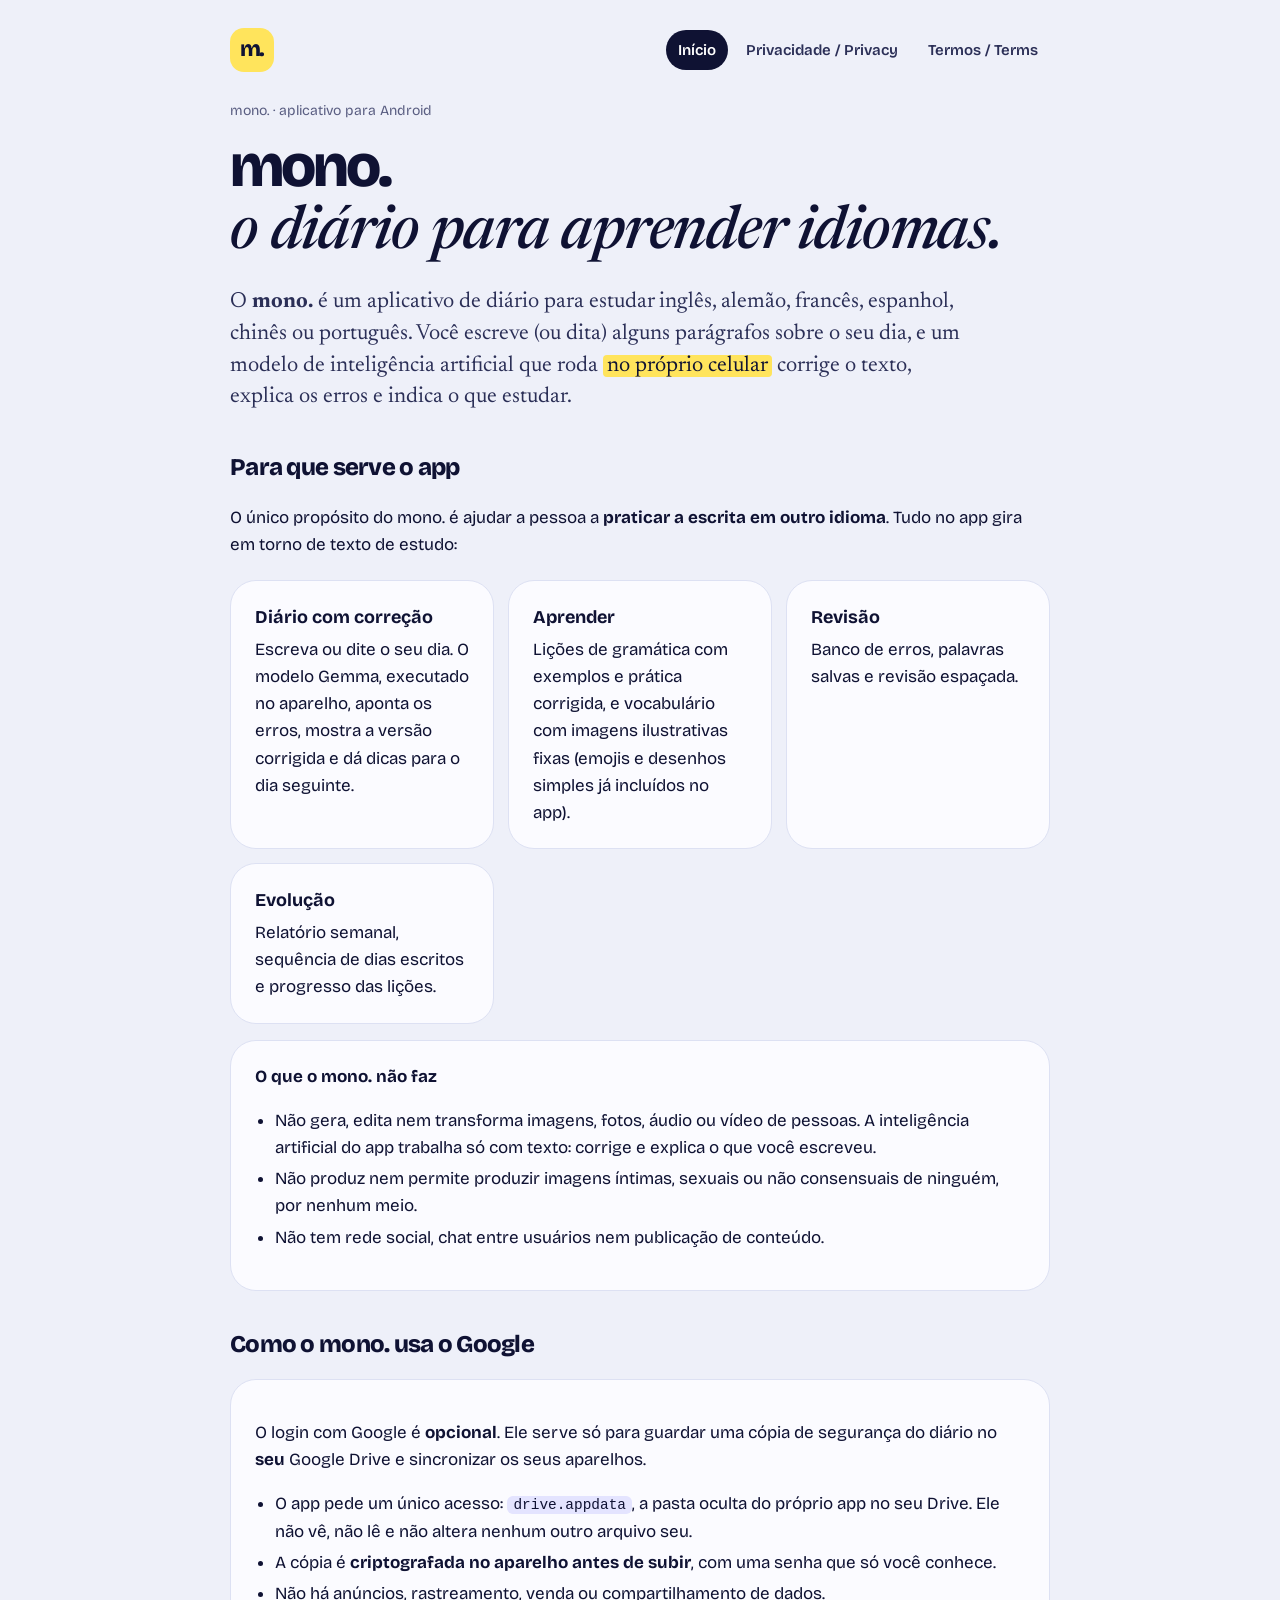
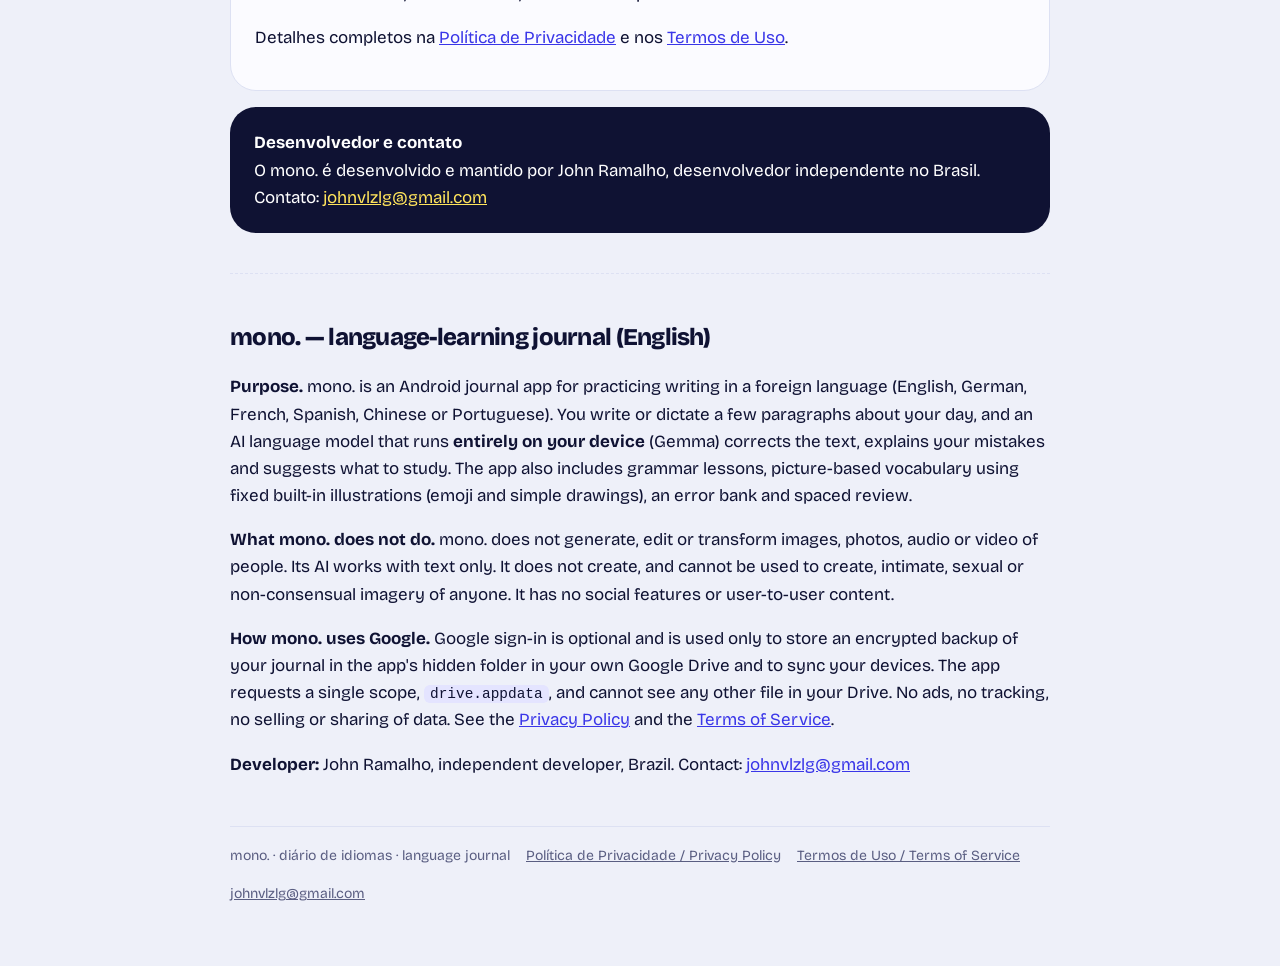
<file: index.html>
<!doctype html>
<html lang="pt-BR">
<head>
<meta charset="utf-8">
<meta name="google-site-verification" content="KrFs0eqabBYTJktM5FBpyhpd_qzh3mR7Fe65DcXL_Aw" />
<meta name="viewport" content="width=device-width,initial-scale=1">
<title>mono. · diário de idiomas · language-learning journal</title>
<meta name="application-name" content="mono.">
<meta property="og:site_name" content="mono.">
<meta name="description" content="mono. is a language-learning journal app for Android with on-device AI correction. mono. é um diário para praticar idiomas com correção por IA no próprio celular.">
<link rel="stylesheet" href="estilo.css">
</head>
<body>
<div class="wrap">
<header class="top">
  <a class="logo" href="index.html" aria-label="mono. início">m.</a>
  <nav>
    <a href="index.html" aria-current="page">Início</a>
    <a href="privacidade.html">Privacidade / Privacy</a>
    <a href="termos.html">Termos / Terms</a>
  </nav>
</header>
<main>
<p class="meta">mono. · aplicativo para Android</p>
<h1>mono.<br><em>o diário para aprender idiomas.</em></h1>
<p class="lead">O <b>mono.</b> é um aplicativo de diário para estudar inglês, alemão, francês, espanhol, chinês ou português. Você escreve (ou dita) alguns parágrafos sobre o seu dia, e um modelo de inteligência artificial que roda <mark>no próprio celular</mark> corrige o texto, explica os erros e indica o que estudar.</p>

<h2>Para que serve o app</h2>
<p>O único propósito do mono. é ajudar a pessoa a <b>praticar a escrita em outro idioma</b>. Tudo no app gira em torno de texto de estudo:</p>
<div class="grid">
  <div class="card"><b>Diário com correção</b>Escreva ou dite o seu dia. O modelo Gemma, executado no aparelho, aponta os erros, mostra a versão corrigida e dá dicas para o dia seguinte.</div>
  <div class="card"><b>Aprender</b>Lições de gramática com exemplos e prática corrigida, e vocabulário com imagens ilustrativas fixas (emojis e desenhos simples já incluídos no app).</div>
  <div class="card"><b>Revisão</b>Banco de erros, palavras salvas e revisão espaçada.</div>
  <div class="card"><b>Evolução</b>Relatório semanal, sequência de dias escritos e progresso das lições.</div>
</div>
<div class="card">
<b>O que o mono. não faz</b>
<ul>
  <li>Não gera, edita nem transforma imagens, fotos, áudio ou vídeo de pessoas. A inteligência artificial do app trabalha só com texto: corrige e explica o que você escreveu.</li>
  <li>Não produz nem permite produzir imagens íntimas, sexuais ou não consensuais de ninguém, por nenhum meio.</li>
  <li>Não tem rede social, chat entre usuários nem publicação de conteúdo.</li>
</ul>
</div>

<h2>Como o mono. usa o Google</h2>
<div class="card">
<p>O login com Google é <b>opcional</b>. Ele serve só para guardar uma cópia de segurança do diário no <b>seu</b> Google Drive e sincronizar os seus aparelhos.</p>
<ul>
  <li>O app pede um único acesso: <code>drive.appdata</code>, a pasta oculta do próprio app no seu Drive. Ele não vê, não lê e não altera nenhum outro arquivo seu.</li>
  <li>A cópia é <b>criptografada no aparelho antes de subir</b>, com uma senha que só você conhece.</li>
  <li>Não há anúncios, rastreamento, venda ou compartilhamento de dados.</li>
</ul>
<p>Detalhes completos na <a href="privacidade.html">Política de Privacidade</a> e nos <a href="termos.html">Termos de Uso</a>.</p>
</div>

<div class="card dark">
<b>Desenvolvedor e contato</b><br>O mono. é desenvolvido e mantido por John Ramalho, desenvolvedor independente no Brasil. Contato: <a href="mailto:johnvlzlg@gmail.com">johnvlzlg@gmail.com</a>
</div>

<section class="en" lang="en">
<h2>mono. — language-learning journal (English)</h2>
<p><b>Purpose.</b> mono. is an Android journal app for practicing writing in a foreign language (English, German, French, Spanish, Chinese or Portuguese). You write or dictate a few paragraphs about your day, and an AI language model that runs <b>entirely on your device</b> (Gemma) corrects the text, explains your mistakes and suggests what to study. The app also includes grammar lessons, picture-based vocabulary using fixed built-in illustrations (emoji and simple drawings), an error bank and spaced review.</p>
<p><b>What mono. does not do.</b> mono. does not generate, edit or transform images, photos, audio or video of people. Its AI works with text only. It does not create, and cannot be used to create, intimate, sexual or non-consensual imagery of anyone. It has no social features or user-to-user content.</p>
<p><b>How mono. uses Google.</b> Google sign-in is optional and is used only to store an encrypted backup of your journal in the app's hidden folder in your own Google Drive and to sync your devices. The app requests a single scope, <code>drive.appdata</code>, and cannot see any other file in your Drive. No ads, no tracking, no selling or sharing of data. See the <a href="privacidade.html#en">Privacy Policy</a> and the <a href="termos.html#en">Terms of Service</a>.</p>
<p><b>Developer:</b> John Ramalho, independent developer, Brazil. Contact: <a href="mailto:johnvlzlg@gmail.com">johnvlzlg@gmail.com</a></p>
</section>
</main>
<footer>
  <span>mono. · diário de idiomas · language journal</span>
  <a href="privacidade.html">Política de Privacidade / Privacy Policy</a>
  <a href="termos.html">Termos de Uso / Terms of Service</a>
  <a href="mailto:johnvlzlg@gmail.com">johnvlzlg@gmail.com</a>
</footer>
</div>
</body>
</html>
</file>
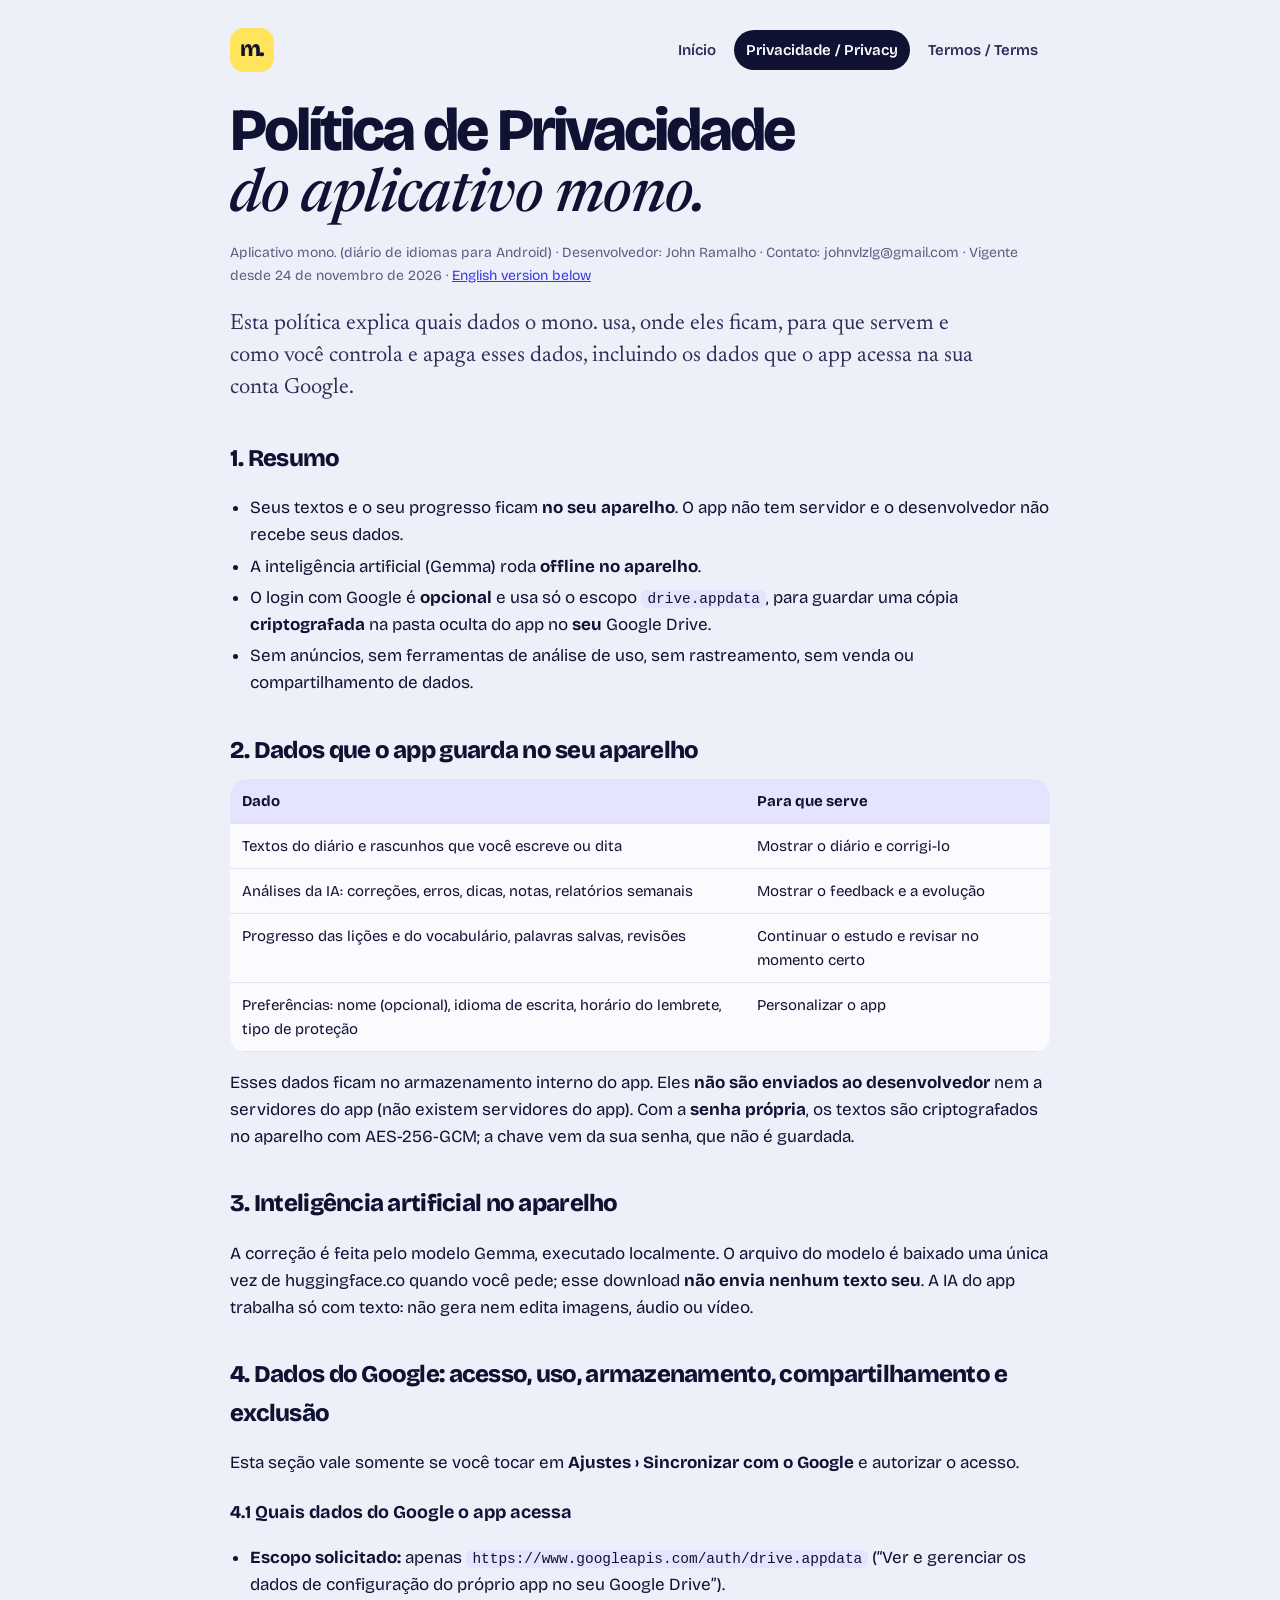
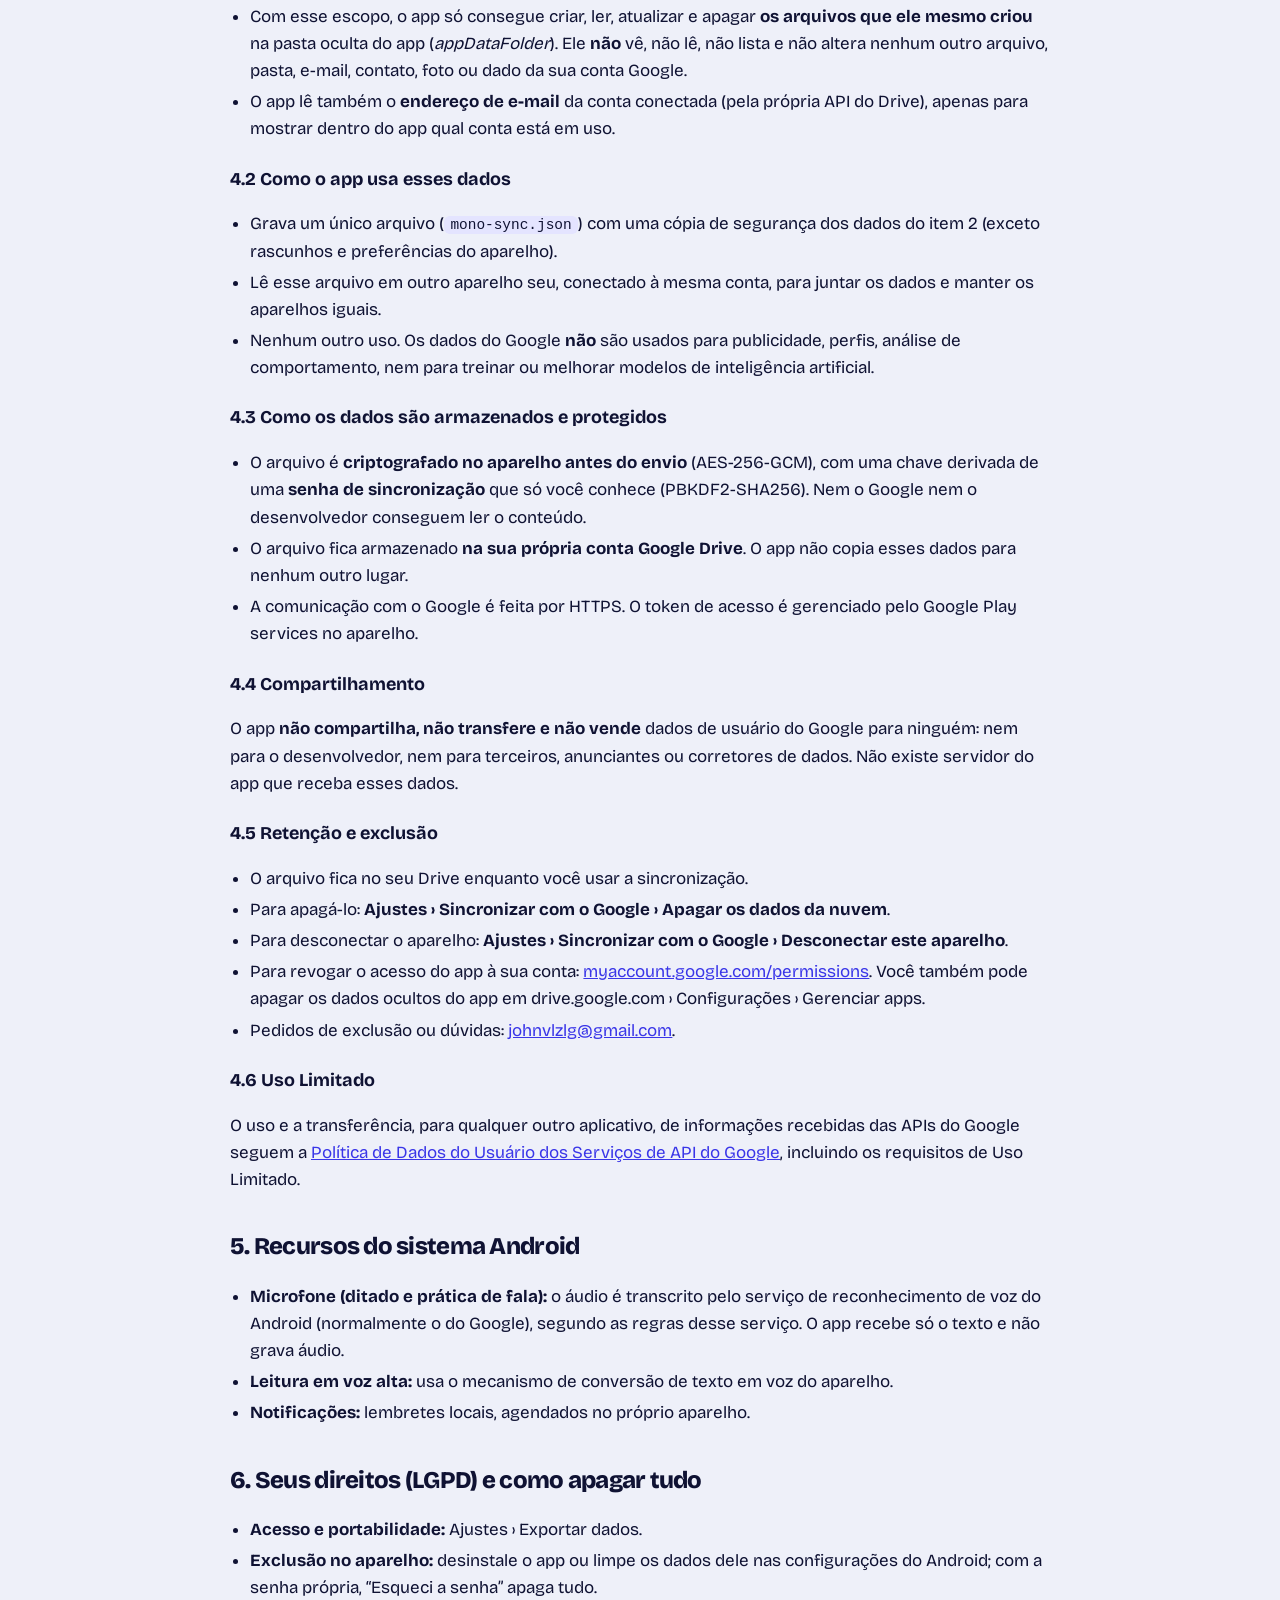
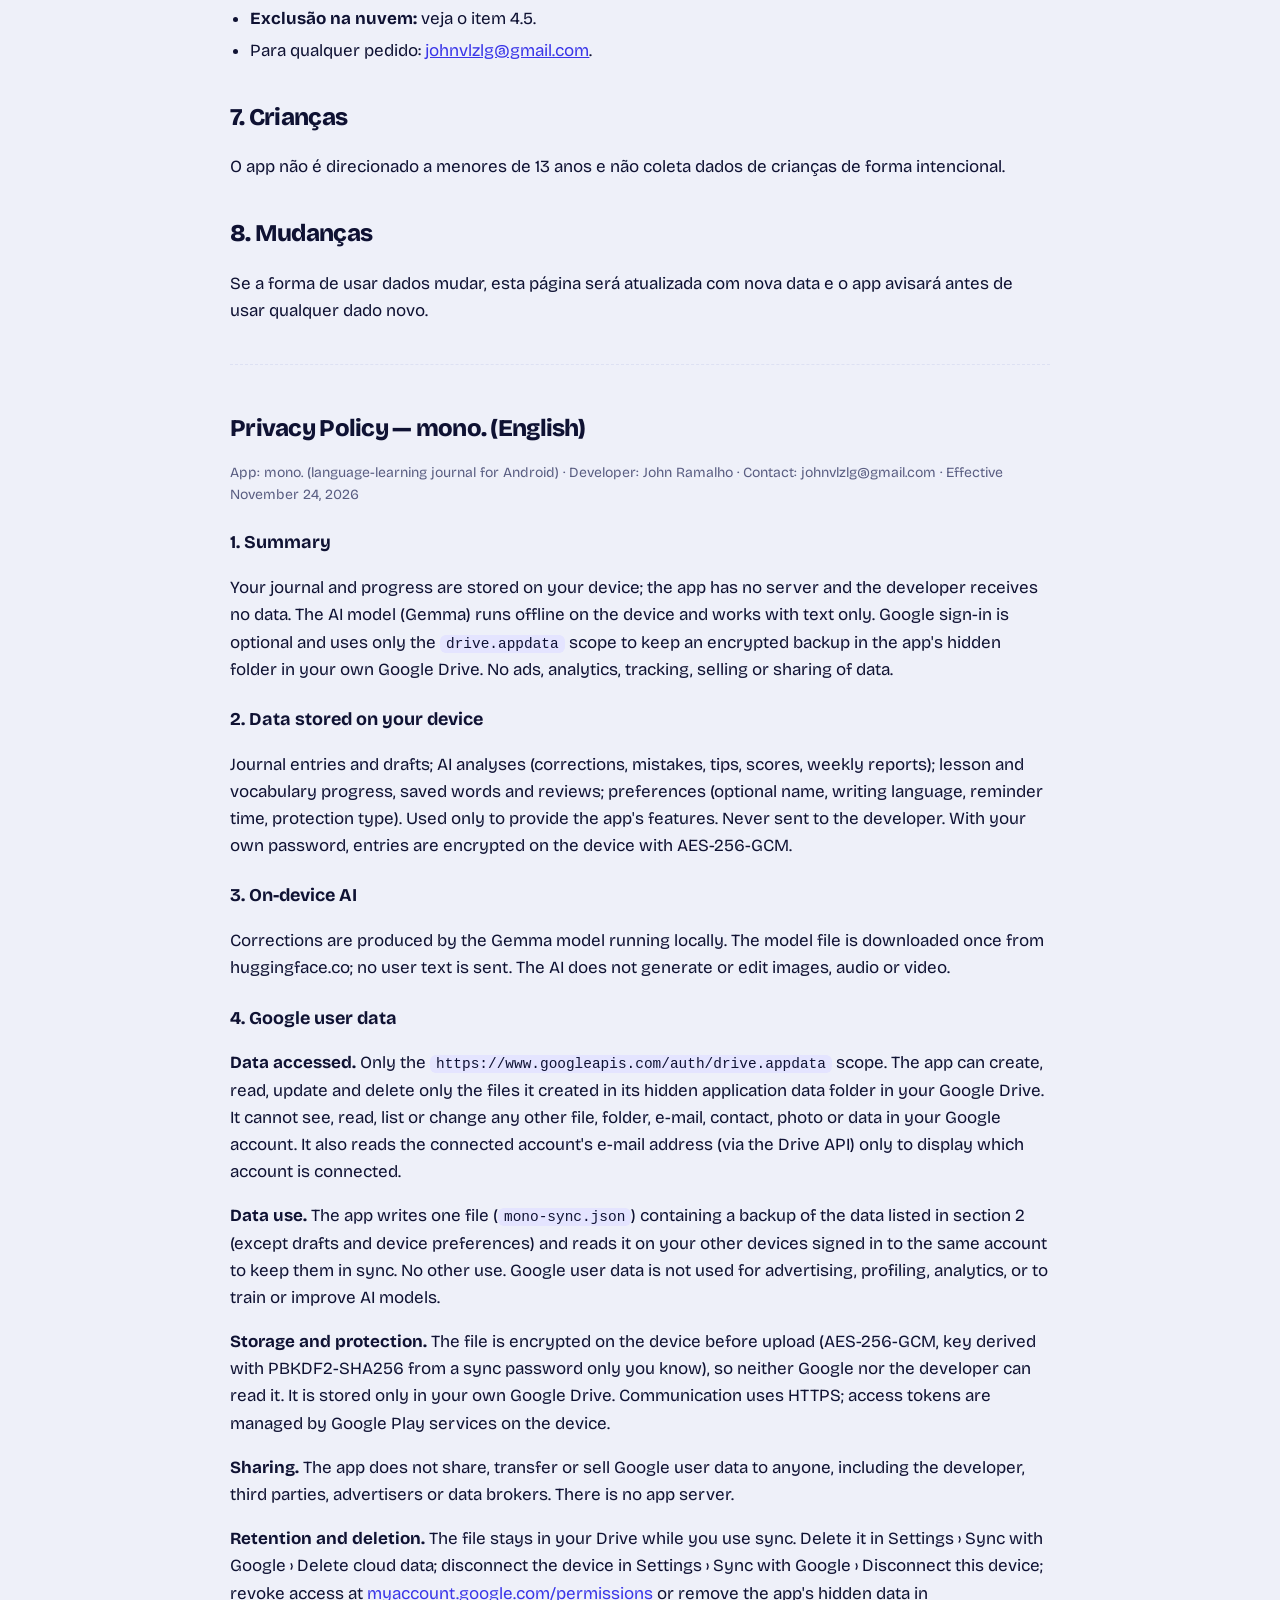
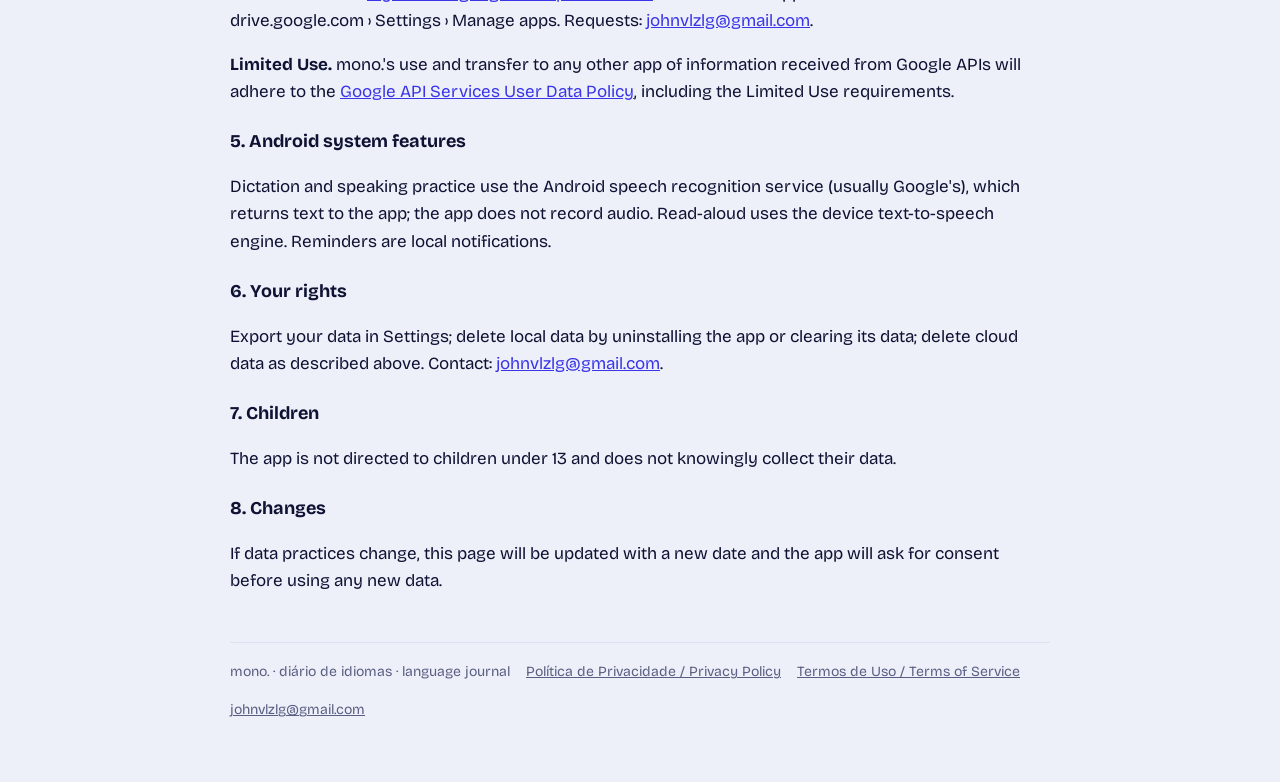
<file: privacidade.html>
<!doctype html>
<html lang="pt-BR">
<head>
<meta charset="utf-8">
<meta name="google-site-verification" content="KrFs0eqabBYTJktM5FBpyhpd_qzh3mR7Fe65DcXL_Aw" />
<meta name="viewport" content="width=device-width,initial-scale=1">
<title>Política de Privacidade · Privacy Policy · mono.</title>
<meta name="application-name" content="mono.">
<meta property="og:site_name" content="mono.">
<meta name="description" content="mono. is a language-learning journal app for Android with on-device AI correction. mono. é um diário para praticar idiomas com correção por IA no próprio celular.">
<link rel="stylesheet" href="estilo.css">
</head>
<body>
<div class="wrap">
<header class="top">
  <a class="logo" href="index.html" aria-label="mono. início">m.</a>
  <nav>
    <a href="index.html">Início</a>
    <a href="privacidade.html" aria-current="page">Privacidade / Privacy</a>
    <a href="termos.html">Termos / Terms</a>
  </nav>
</header>
<main>
<h1>Política de Privacidade<br><em>do aplicativo mono.</em></h1>
<p class="meta">Aplicativo mono. (diário de idiomas para Android) · Desenvolvedor: John Ramalho · Contato: johnvlzlg@gmail.com · Vigente desde 24 de novembro de 2026 · <a href="#en">English version below</a></p>

<p class="lead">Esta política explica quais dados o mono. usa, onde eles ficam, para que servem e como você controla e apaga esses dados, incluindo os dados que o app acessa na sua conta Google.</p>

<h2>1. Resumo</h2>
<ul>
  <li>Seus textos e o seu progresso ficam <b>no seu aparelho</b>. O app não tem servidor e o desenvolvedor não recebe seus dados.</li>
  <li>A inteligência artificial (Gemma) roda <b>offline no aparelho</b>.</li>
  <li>O login com Google é <b>opcional</b> e usa só o escopo <code>drive.appdata</code>, para guardar uma cópia <b>criptografada</b> na pasta oculta do app no <b>seu</b> Google Drive.</li>
  <li>Sem anúncios, sem ferramentas de análise de uso, sem rastreamento, sem venda ou compartilhamento de dados.</li>
</ul>

<h2>2. Dados que o app guarda no seu aparelho</h2>
<table class="tb">
<tr><th>Dado</th><th>Para que serve</th></tr>
<tr><td>Textos do diário e rascunhos que você escreve ou dita</td><td>Mostrar o diário e corrigi-lo</td></tr>
<tr><td>Análises da IA: correções, erros, dicas, notas, relatórios semanais</td><td>Mostrar o feedback e a evolução</td></tr>
<tr><td>Progresso das lições e do vocabulário, palavras salvas, revisões</td><td>Continuar o estudo e revisar no momento certo</td></tr>
<tr><td>Preferências: nome (opcional), idioma de escrita, horário do lembrete, tipo de proteção</td><td>Personalizar o app</td></tr>
</table>
<p>Esses dados ficam no armazenamento interno do app. Eles <b>não são enviados ao desenvolvedor</b> nem a servidores do app (não existem servidores do app). Com a <b>senha própria</b>, os textos são criptografados no aparelho com AES-256-GCM; a chave vem da sua senha, que não é guardada.</p>

<h2>3. Inteligência artificial no aparelho</h2>
<p>A correção é feita pelo modelo Gemma, executado localmente. O arquivo do modelo é baixado uma única vez de huggingface.co quando você pede; esse download <b>não envia nenhum texto seu</b>. A IA do app trabalha só com texto: não gera nem edita imagens, áudio ou vídeo.</p>

<h2>4. Dados do Google: acesso, uso, armazenamento, compartilhamento e exclusão</h2>
<p>Esta seção vale somente se você tocar em <b>Ajustes › Sincronizar com o Google</b> e autorizar o acesso.</p>

<h3>4.1 Quais dados do Google o app acessa</h3>
<ul>
  <li><b>Escopo solicitado:</b> apenas <code>https://www.googleapis.com/auth/drive.appdata</code> (“Ver e gerenciar os dados de configuração do próprio app no seu Google Drive”).</li>
  <li>Com esse escopo, o app só consegue criar, ler, atualizar e apagar <b>os arquivos que ele mesmo criou</b> na pasta oculta do app (<i>appDataFolder</i>). Ele <b>não</b> vê, não lê, não lista e não altera nenhum outro arquivo, pasta, e-mail, contato, foto ou dado da sua conta Google.</li>
  <li>O app lê também o <b>endereço de e-mail</b> da conta conectada (pela própria API do Drive), apenas para mostrar dentro do app qual conta está em uso.</li>
</ul>

<h3>4.2 Como o app usa esses dados</h3>
<ul>
  <li>Grava um único arquivo (<code>mono-sync.json</code>) com uma cópia de segurança dos dados do item 2 (exceto rascunhos e preferências do aparelho).</li>
  <li>Lê esse arquivo em outro aparelho seu, conectado à mesma conta, para juntar os dados e manter os aparelhos iguais.</li>
  <li>Nenhum outro uso. Os dados do Google <b>não</b> são usados para publicidade, perfis, análise de comportamento, nem para treinar ou melhorar modelos de inteligência artificial.</li>
</ul>

<h3>4.3 Como os dados são armazenados e protegidos</h3>
<ul>
  <li>O arquivo é <b>criptografado no aparelho antes do envio</b> (AES-256-GCM), com uma chave derivada de uma <b>senha de sincronização</b> que só você conhece (PBKDF2-SHA256). Nem o Google nem o desenvolvedor conseguem ler o conteúdo.</li>
  <li>O arquivo fica armazenado <b>na sua própria conta Google Drive</b>. O app não copia esses dados para nenhum outro lugar.</li>
  <li>A comunicação com o Google é feita por HTTPS. O token de acesso é gerenciado pelo Google Play services no aparelho.</li>
</ul>

<h3>4.4 Compartilhamento</h3>
<p>O app <b>não compartilha, não transfere e não vende</b> dados de usuário do Google para ninguém: nem para o desenvolvedor, nem para terceiros, anunciantes ou corretores de dados. Não existe servidor do app que receba esses dados.</p>

<h3>4.5 Retenção e exclusão</h3>
<ul>
  <li>O arquivo fica no seu Drive enquanto você usar a sincronização.</li>
  <li>Para apagá-lo: <b>Ajustes › Sincronizar com o Google › Apagar os dados da nuvem</b>.</li>
  <li>Para desconectar o aparelho: <b>Ajustes › Sincronizar com o Google › Desconectar este aparelho</b>.</li>
  <li>Para revogar o acesso do app à sua conta: <a href="https://myaccount.google.com/permissions">myaccount.google.com/permissions</a>. Você também pode apagar os dados ocultos do app em drive.google.com › Configurações › Gerenciar apps.</li>
  <li>Pedidos de exclusão ou dúvidas: <a href="mailto:johnvlzlg@gmail.com">johnvlzlg@gmail.com</a>.</li>
</ul>

<h3>4.6 Uso Limitado</h3>
<p>O uso e a transferência, para qualquer outro aplicativo, de informações recebidas das APIs do Google seguem a <a href="https://developers.google.com/terms/api-services-user-data-policy">Política de Dados do Usuário dos Serviços de API do Google</a>, incluindo os requisitos de Uso Limitado.</p>

<h2>5. Recursos do sistema Android</h2>
<ul>
  <li><b>Microfone (ditado e prática de fala):</b> o áudio é transcrito pelo serviço de reconhecimento de voz do Android (normalmente o do Google), segundo as regras desse serviço. O app recebe só o texto e não grava áudio.</li>
  <li><b>Leitura em voz alta:</b> usa o mecanismo de conversão de texto em voz do aparelho.</li>
  <li><b>Notificações:</b> lembretes locais, agendados no próprio aparelho.</li>
</ul>

<h2>6. Seus direitos (LGPD) e como apagar tudo</h2>
<ul>
  <li><b>Acesso e portabilidade:</b> Ajustes › Exportar dados.</li>
  <li><b>Exclusão no aparelho:</b> desinstale o app ou limpe os dados dele nas configurações do Android; com a senha própria, “Esqueci a senha” apaga tudo.</li>
  <li><b>Exclusão na nuvem:</b> veja o item 4.5.</li>
  <li>Para qualquer pedido: <a href="mailto:johnvlzlg@gmail.com">johnvlzlg@gmail.com</a>.</li>
</ul>

<h2>7. Crianças</h2>
<p>O app não é direcionado a menores de 13 anos e não coleta dados de crianças de forma intencional.</p>

<h2>8. Mudanças</h2>
<p>Se a forma de usar dados mudar, esta página será atualizada com nova data e o app avisará antes de usar qualquer dado novo.</p>

<section class="en" id="en" lang="en">
<h2>Privacy Policy — mono. (English)</h2>
<p class="meta">App: mono. (language-learning journal for Android) · Developer: John Ramalho · Contact: johnvlzlg@gmail.com · Effective November 24, 2026</p>

<h3>1. Summary</h3>
<p>Your journal and progress are stored on your device; the app has no server and the developer receives no data. The AI model (Gemma) runs offline on the device and works with text only. Google sign-in is optional and uses only the <code>drive.appdata</code> scope to keep an encrypted backup in the app's hidden folder in your own Google Drive. No ads, analytics, tracking, selling or sharing of data.</p>

<h3>2. Data stored on your device</h3>
<p>Journal entries and drafts; AI analyses (corrections, mistakes, tips, scores, weekly reports); lesson and vocabulary progress, saved words and reviews; preferences (optional name, writing language, reminder time, protection type). Used only to provide the app's features. Never sent to the developer. With your own password, entries are encrypted on the device with AES-256-GCM.</p>

<h3>3. On-device AI</h3>
<p>Corrections are produced by the Gemma model running locally. The model file is downloaded once from huggingface.co; no user text is sent. The AI does not generate or edit images, audio or video.</p>

<h3>4. Google user data</h3>
<p><b>Data accessed.</b> Only the <code>https://www.googleapis.com/auth/drive.appdata</code> scope. The app can create, read, update and delete only the files it created in its hidden application data folder in your Google Drive. It cannot see, read, list or change any other file, folder, e-mail, contact, photo or data in your Google account. It also reads the connected account's e-mail address (via the Drive API) only to display which account is connected.</p>
<p><b>Data use.</b> The app writes one file (<code>mono-sync.json</code>) containing a backup of the data listed in section 2 (except drafts and device preferences) and reads it on your other devices signed in to the same account to keep them in sync. No other use. Google user data is not used for advertising, profiling, analytics, or to train or improve AI models.</p>
<p><b>Storage and protection.</b> The file is encrypted on the device before upload (AES-256-GCM, key derived with PBKDF2-SHA256 from a sync password only you know), so neither Google nor the developer can read it. It is stored only in your own Google Drive. Communication uses HTTPS; access tokens are managed by Google Play services on the device.</p>
<p><b>Sharing.</b> The app does not share, transfer or sell Google user data to anyone, including the developer, third parties, advertisers or data brokers. There is no app server.</p>
<p><b>Retention and deletion.</b> The file stays in your Drive while you use sync. Delete it in Settings › Sync with Google › Delete cloud data; disconnect the device in Settings › Sync with Google › Disconnect this device; revoke access at <a href="https://myaccount.google.com/permissions">myaccount.google.com/permissions</a> or remove the app's hidden data in drive.google.com › Settings › Manage apps. Requests: <a href="mailto:johnvlzlg@gmail.com">johnvlzlg@gmail.com</a>.</p>
<p><b>Limited Use.</b> mono.'s use and transfer to any other app of information received from Google APIs will adhere to the <a href="https://developers.google.com/terms/api-services-user-data-policy">Google API Services User Data Policy</a>, including the Limited Use requirements.</p>

<h3>5. Android system features</h3>
<p>Dictation and speaking practice use the Android speech recognition service (usually Google's), which returns text to the app; the app does not record audio. Read-aloud uses the device text-to-speech engine. Reminders are local notifications.</p>

<h3>6. Your rights</h3>
<p>Export your data in Settings; delete local data by uninstalling the app or clearing its data; delete cloud data as described above. Contact: <a href="mailto:johnvlzlg@gmail.com">johnvlzlg@gmail.com</a>.</p>

<h3>7. Children</h3>
<p>The app is not directed to children under 13 and does not knowingly collect their data.</p>

<h3>8. Changes</h3>
<p>If data practices change, this page will be updated with a new date and the app will ask for consent before using any new data.</p>
</section>
</main>
<footer>
  <span>mono. · diário de idiomas · language journal</span>
  <a href="privacidade.html">Política de Privacidade / Privacy Policy</a>
  <a href="termos.html">Termos de Uso / Terms of Service</a>
  <a href="mailto:johnvlzlg@gmail.com">johnvlzlg@gmail.com</a>
</footer>
</div>
</body>
</html>
</file>
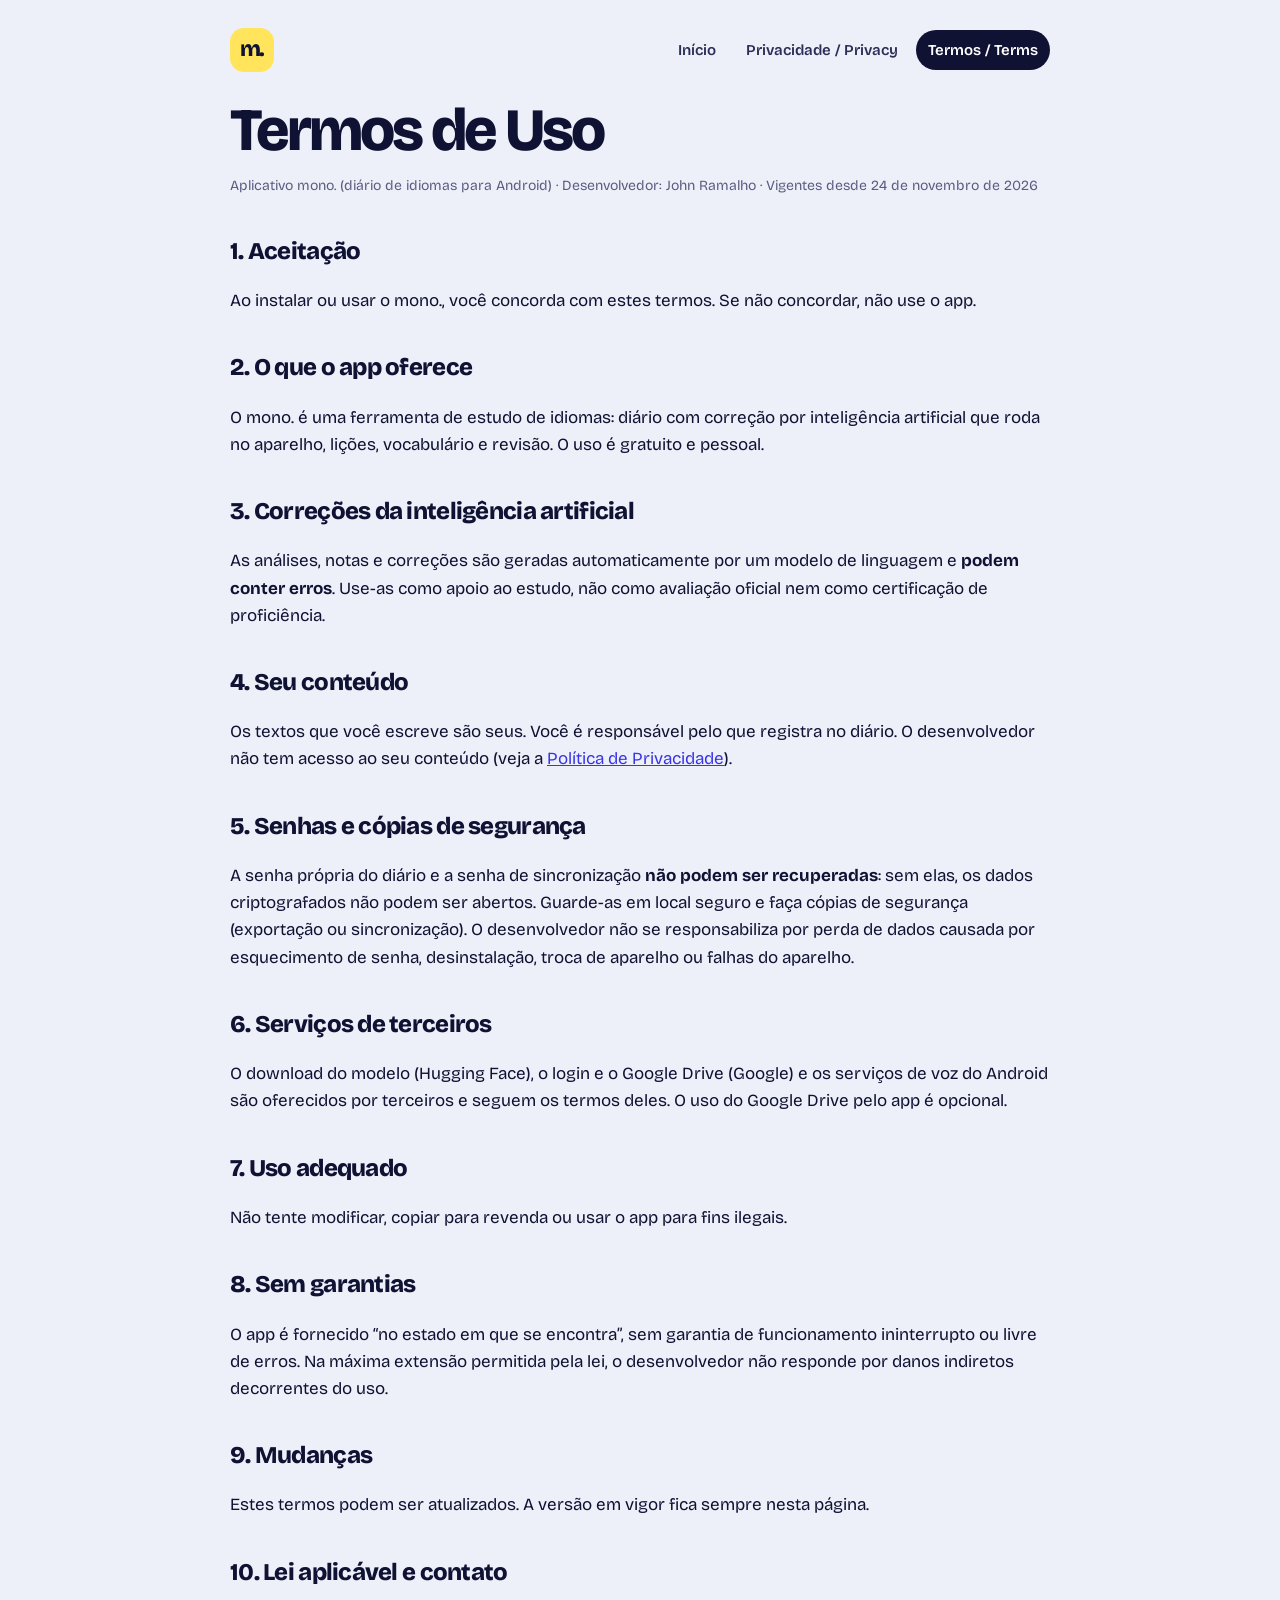
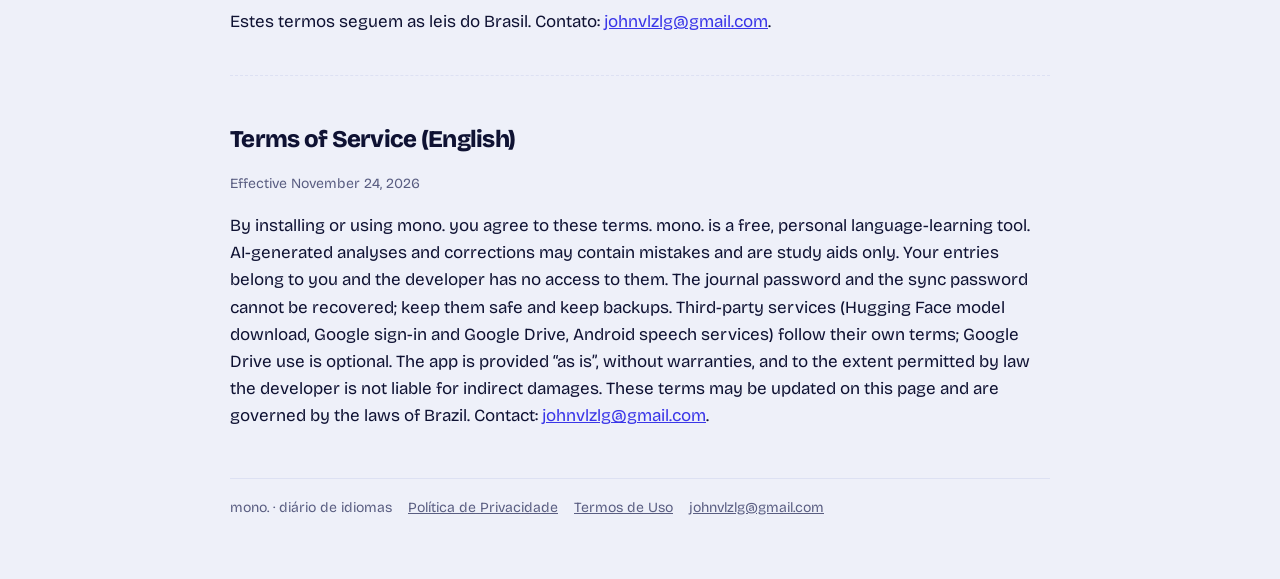
<file: termos.html>
<!doctype html>
<html lang="pt-BR">
<head>
<meta charset="utf-8">
<meta name="google-site-verification" content="KrFs0eqabBYTJktM5FBpyhpd_qzh3mR7Fe65DcXL_Aw" />
<meta name="viewport" content="width=device-width,initial-scale=1">
<title>Termos de Uso · mono.</title>
<meta name="description" content="mono. é um diário para praticar idiomas, com correção por inteligência artificial que roda no próprio celular.">
<link rel="stylesheet" href="estilo.css">
</head>
<body>
<div class="wrap">
<header class="top">
  <a class="logo" href="index.html" aria-label="mono. início">m.</a>
  <nav>
    <a href="index.html">Início</a>
    <a href="privacidade.html">Privacidade / Privacy</a>
    <a href="termos.html" aria-current="page">Termos / Terms</a>
  </nav>
</header>
<main>
<h1>Termos de Uso</h1>
<p class="meta">Aplicativo mono. (diário de idiomas para Android) · Desenvolvedor: John Ramalho · Vigentes desde 24 de novembro de 2026</p>

<h2>1. Aceitação</h2>
<p>Ao instalar ou usar o mono., você concorda com estes termos. Se não concordar, não use o app.</p>

<h2>2. O que o app oferece</h2>
<p>O mono. é uma ferramenta de estudo de idiomas: diário com correção por inteligência artificial que roda no aparelho, lições, vocabulário e revisão. O uso é gratuito e pessoal.</p>

<h2>3. Correções da inteligência artificial</h2>
<p>As análises, notas e correções são geradas automaticamente por um modelo de linguagem e <b>podem conter erros</b>. Use-as como apoio ao estudo, não como avaliação oficial nem como certificação de proficiência.</p>

<h2>4. Seu conteúdo</h2>
<p>Os textos que você escreve são seus. Você é responsável pelo que registra no diário. O desenvolvedor não tem acesso ao seu conteúdo (veja a <a href="privacidade.html">Política de Privacidade</a>).</p>

<h2>5. Senhas e cópias de segurança</h2>
<p>A senha própria do diário e a senha de sincronização <b>não podem ser recuperadas</b>: sem elas, os dados criptografados não podem ser abertos. Guarde-as em local seguro e faça cópias de segurança (exportação ou sincronização). O desenvolvedor não se responsabiliza por perda de dados causada por esquecimento de senha, desinstalação, troca de aparelho ou falhas do aparelho.</p>

<h2>6. Serviços de terceiros</h2>
<p>O download do modelo (Hugging Face), o login e o Google Drive (Google) e os serviços de voz do Android são oferecidos por terceiros e seguem os termos deles. O uso do Google Drive pelo app é opcional.</p>

<h2>7. Uso adequado</h2>
<p>Não tente modificar, copiar para revenda ou usar o app para fins ilegais.</p>

<h2>8. Sem garantias</h2>
<p>O app é fornecido “no estado em que se encontra”, sem garantia de funcionamento ininterrupto ou livre de erros. Na máxima extensão permitida pela lei, o desenvolvedor não responde por danos indiretos decorrentes do uso.</p>

<h2>9. Mudanças</h2>
<p>Estes termos podem ser atualizados. A versão em vigor fica sempre nesta página.</p>

<h2>10. Lei aplicável e contato</h2>
<p>Estes termos seguem as leis do Brasil. Contato: <a href="mailto:johnvlzlg@gmail.com">johnvlzlg@gmail.com</a>.</p>

<section class="en" id="en" lang="en">
<h2>Terms of Service (English)</h2>
<p class="meta">Effective November 24, 2026</p>
<p>By installing or using mono. you agree to these terms. mono. is a free, personal language-learning tool. AI-generated analyses and corrections may contain mistakes and are study aids only. Your entries belong to you and the developer has no access to them. The journal password and the sync password cannot be recovered; keep them safe and keep backups. Third-party services (Hugging Face model download, Google sign-in and Google Drive, Android speech services) follow their own terms; Google Drive use is optional. The app is provided “as is”, without warranties, and to the extent permitted by law the developer is not liable for indirect damages. These terms may be updated on this page and are governed by the laws of Brazil. Contact: <a href="mailto:johnvlzlg@gmail.com">johnvlzlg@gmail.com</a>.</p>
</section>
</main>
<footer>
  <span>mono. · diário de idiomas</span>
  <a href="privacidade.html">Política de Privacidade</a>
  <a href="termos.html">Termos de Uso</a>
  <a href="mailto:johnvlzlg@gmail.com">johnvlzlg@gmail.com</a>
</footer>
</div>
</body>
</html>
</file>
<file: estilo.css>
@font-face{font-family:'Bricolage Grotesque';font-style:normal;font-display:swap;font-weight:200 800;src:url(fonts/bricolage-grotesque-latin-ext-opsz-normal.woff2) format('woff2-variations');unicode-range:U+0100-02BA,U+02BD-02C5,U+02C7-02CC,U+02CE-02D7,U+02DD-02FF,U+0304,U+0308,U+0329,U+1D00-1DBF,U+1E00-1E9F,U+1EF2-1EFF,U+2020,U+20A0-20AB,U+20AD-20C0,U+2113,U+2C60-2C7F,U+A720-A7FF}
@font-face{font-family:'Bricolage Grotesque';font-style:normal;font-display:swap;font-weight:200 800;src:url(fonts/bricolage-grotesque-latin-opsz-normal.woff2) format('woff2-variations');unicode-range:U+0000-00FF,U+0131,U+0152-0153,U+02BB-02BC,U+02C6,U+02DA,U+02DC,U+0304,U+0308,U+0329,U+2000-206F,U+20AC,U+2122,U+2191,U+2193,U+2212,U+2215,U+FEFF,U+FFFD}
@font-face{font-family:'Newsreader';font-style:normal;font-display:swap;font-weight:200 800;src:url(fonts/newsreader-latin-ext-opsz-normal.woff2) format('woff2-variations');unicode-range:U+0100-02BA,U+02BD-02C5,U+02C7-02CC,U+02CE-02D7,U+02DD-02FF,U+0304,U+0308,U+0329,U+1D00-1DBF,U+1E00-1E9F,U+1EF2-1EFF,U+2020,U+20A0-20AB,U+20AD-20C0,U+2113,U+2C60-2C7F,U+A720-A7FF}
@font-face{font-family:'Newsreader';font-style:normal;font-display:swap;font-weight:200 800;src:url(fonts/newsreader-latin-opsz-normal.woff2) format('woff2-variations');unicode-range:U+0000-00FF,U+0131,U+0152-0153,U+02BB-02BC,U+02C6,U+02DA,U+02DC,U+0304,U+0308,U+0329,U+2000-206F,U+20AC,U+2122,U+2191,U+2193,U+2212,U+2215,U+FEFF,U+FFFD}
@font-face{font-family:'Newsreader';font-style:italic;font-display:swap;font-weight:200 800;src:url(fonts/newsreader-latin-ext-opsz-italic.woff2) format('woff2-variations');unicode-range:U+0100-02BA,U+02BD-02C5,U+02C7-02CC,U+02CE-02D7,U+02DD-02FF,U+0304,U+0308,U+0329,U+1D00-1DBF,U+1E00-1E9F,U+1EF2-1EFF,U+2020,U+20A0-20AB,U+20AD-20C0,U+2113,U+2C60-2C7F,U+A720-A7FF}
@font-face{font-family:'Newsreader';font-style:italic;font-display:swap;font-weight:200 800;src:url(fonts/newsreader-latin-opsz-italic.woff2) format('woff2-variations');unicode-range:U+0000-00FF,U+0131,U+0152-0153,U+02BB-02BC,U+02C6,U+02DA,U+02DC,U+0304,U+0308,U+0329,U+2000-206F,U+20AC,U+2122,U+2191,U+2193,U+2212,U+2215,U+FEFF,U+FFFD}
:root{--ink:#0f1233;--ink-2:#2b2f57;--muted:#5a5e82;--paper:#eef0f9;--sheet:#fbfbff;--line:#dde1f3;--blue:#3a36e8;--blue-soft:#e4e4ff;--mark:#ffe45c;
--display:'Bricolage Grotesque',system-ui,-apple-system,'Segoe UI',Roboto,sans-serif;--serif:'Newsreader',Georgia,'Times New Roman',serif}
*{box-sizing:border-box}
html{-webkit-text-size-adjust:100%}
body{margin:0;background:var(--paper);color:var(--ink);font:400 17px/1.6 var(--display)}
a{color:var(--blue)}
code{font-size:.85em;background:var(--blue-soft);padding:1px 6px;border-radius:6px;word-break:break-all}
.wrap{max-width:860px;margin:0 auto;padding:28px 20px 60px}
header.top{display:flex;align-items:center;gap:12px;margin-bottom:28px}
.logo{width:44px;height:44px;border-radius:14px;background:var(--mark);display:grid;place-items:center;font-weight:800;font-size:22px;letter-spacing:-.05em;color:var(--ink);text-decoration:none}
header.top nav{margin-left:auto;display:flex;gap:6px;flex-wrap:wrap}
header.top nav a{text-decoration:none;color:var(--ink-2);font-weight:600;font-size:15px;padding:8px 12px;border-radius:99px}
header.top nav a[aria-current]{background:var(--ink);color:#fff}
h1{font-size:clamp(36px,7vw,60px);line-height:1.02;letter-spacing:-.05em;margin:0 0 14px;font-weight:800}
h1 em{font-family:var(--serif);font-style:italic;font-weight:500;letter-spacing:-.02em}
h2{font-size:24px;letter-spacing:-.03em;margin:34px 0 8px;font-weight:800}
.lead{font-family:var(--serif);font-size:22px;line-height:1.45;color:var(--ink-2);max-width:34em}
.card{background:var(--sheet);border:1px solid var(--line);border-radius:26px;padding:22px 24px;margin:16px 0}
.grid{display:grid;grid-template-columns:repeat(auto-fit,minmax(240px,1fr));gap:14px;margin-top:22px}
.grid .card{margin:0}.grid b{display:block;font-size:18px;margin-bottom:4px}
.dark{background:var(--ink);color:#fff;border:0}.dark a{color:var(--mark)}
mark{background:var(--mark);color:var(--ink);padding:0 4px;border-radius:4px}
.meta{color:var(--muted);font-size:14px}
ul{padding-left:1.2em}li{margin:4px 0}
.en{border-top:1px dashed var(--line);margin-top:40px;padding-top:10px}
footer{margin-top:48px;padding-top:18px;border-top:1px solid var(--line);color:var(--muted);font-size:14px;display:flex;gap:16px;flex-wrap:wrap}
footer a{color:var(--muted)}
h3{font-size:18px;margin:22px 0 4px}
.tb{width:100%;border-collapse:collapse;margin:10px 0;font-size:15px;background:var(--sheet);border-radius:16px;overflow:hidden}
.tb th,.tb td{text-align:left;padding:10px 12px;border-bottom:1px solid var(--line);vertical-align:top}
.tb th{background:var(--blue-soft)}
</file>
